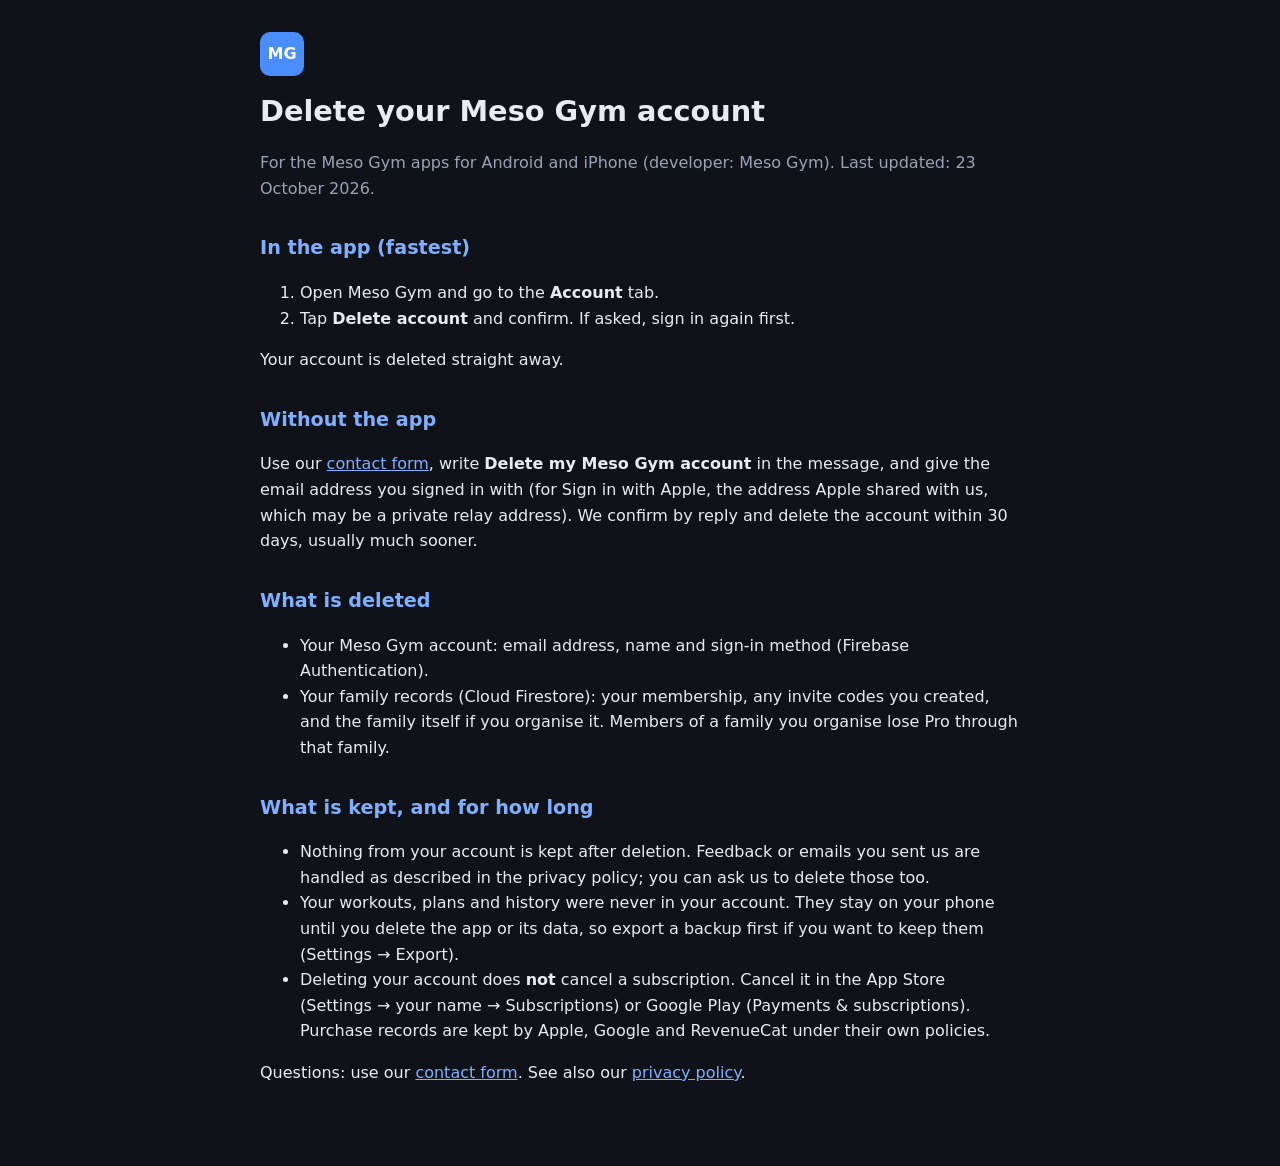
<file: delete-account.html>
<!doctype html>
<html lang="en-GB">
<head>
<meta charset="utf-8" />
<meta name="viewport" content="width=device-width, initial-scale=1" />
<title>Meso Gym – Delete your account</title>
<meta name="robots" content="index,follow" />
<style>
  :root { color-scheme: dark; }
  body { margin: 0; background: #0f1218; color: #e8ebf2; font: 16px/1.6 system-ui, -apple-system, "Segoe UI", Roboto, Arial, sans-serif; }
  main { max-width: 760px; margin: 0 auto; padding: 32px 20px 64px; }
  h1 { font-size: 1.8rem; margin: 0 0 4px; }
  h2 { font-size: 1.2rem; margin: 32px 0 8px; color: #7fb0ff; }
  a { color: #7fb0ff; }
  .muted { color: #9aa3b5; }
  .logo { display: inline-grid; place-items: center; width: 44px; height: 44px; border-radius: 10px; background: #4a8dff; color: #ffffff; font-weight: 800; margin-bottom: 12px; }
  table { border-collapse: collapse; width: 100%; margin: 8px 0; font-size: 0.95rem; }
  th, td { text-align: left; vertical-align: top; padding: 8px; border-bottom: 1px solid #262c38; }
  th { color: #c6ccd8; font-weight: 600; }
</style>
</head>
<body>
<main>
  <div class="logo" aria-hidden="true">MG</div>
  <h1>Delete your Meso Gym account</h1>
  <p class="muted">For the Meso Gym apps for Android and iPhone (developer: Meso Gym). Last updated: 23 October 2026.</p>

  <h2>In the app (fastest)</h2>
  <ol>
    <li>Open Meso Gym and go to the <strong>Account</strong> tab.</li>
    <li>Tap <strong>Delete account</strong> and confirm. If asked, sign in again first.</li>
  </ol>
  <p>Your account is deleted straight away.</p>

  <h2>Without the app</h2>
  <p>Use our <a href="https://mesogym.com/contact.html?subject=Support">contact form</a>, write <strong>Delete my Meso Gym account</strong> in the message, and give the email address you signed in with (for Sign in with Apple, the address Apple shared with us, which may be a private relay address). We confirm by reply and delete the account within 30 days, usually much sooner.</p>

  <h2>What is deleted</h2>
  <ul>
    <li>Your Meso Gym account: email address, name and sign-in method (Firebase Authentication).</li>
    <li>Your family records (Cloud Firestore): your membership, any invite codes you created, and the family itself if you organise it. Members of a family you organise lose Pro through that family.</li>
  </ul>
  <h2>What is kept, and for how long</h2>
  <ul>
    <li>Nothing from your account is kept after deletion. Feedback or emails you sent us are handled as described in the privacy policy; you can ask us to delete those too.</li>
    <li>Your workouts, plans and history were never in your account. They stay on your phone until you delete the app or its data, so export a backup first if you want to keep them (Settings → Export).</li>
    <li>Deleting your account does <strong>not</strong> cancel a subscription. Cancel it in the App Store (Settings → your name → Subscriptions) or Google Play (Payments &amp; subscriptions). Purchase records are kept by Apple, Google and RevenueCat under their own policies.</li>
  </ul>
  <p>Questions: use our <a href="https://mesogym.com/contact.html">contact form</a>. See also our <a href="privacy.html">privacy policy</a>.</p>
</main>
</body>
</html>
</file>
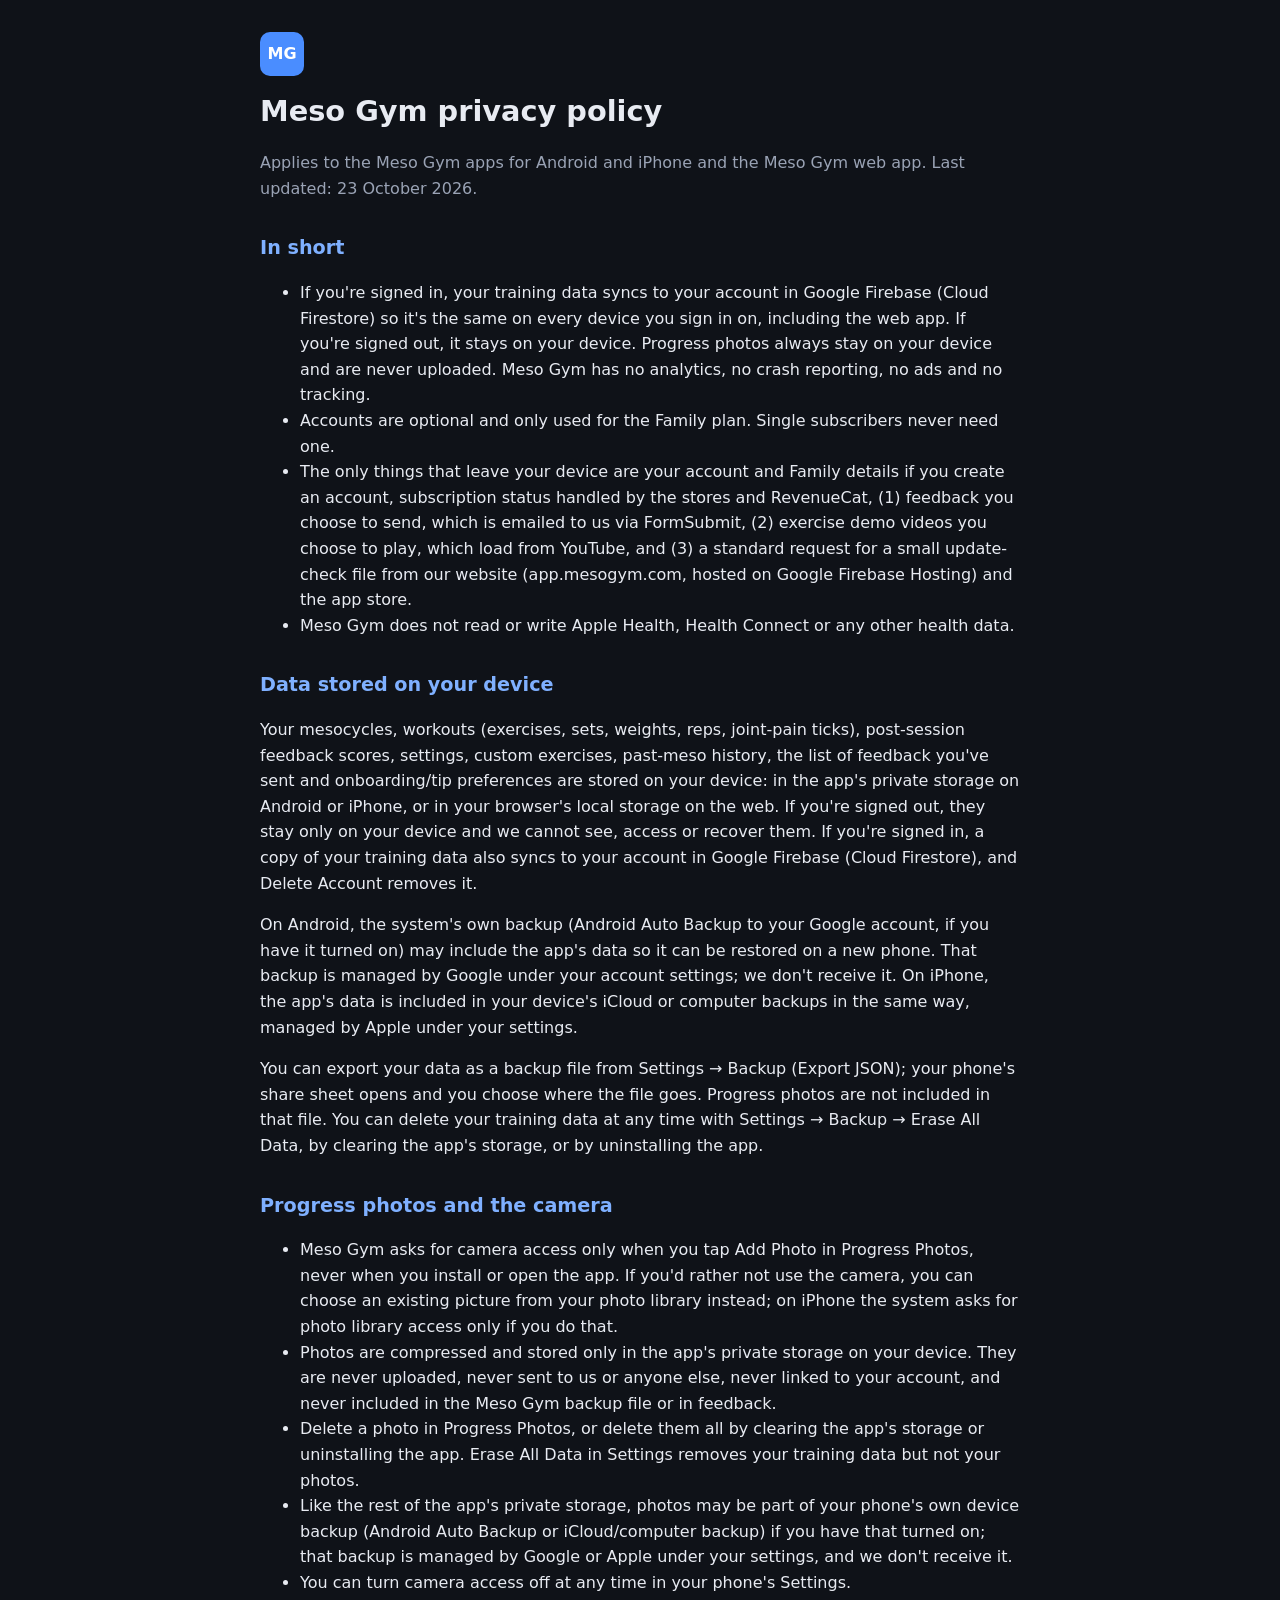
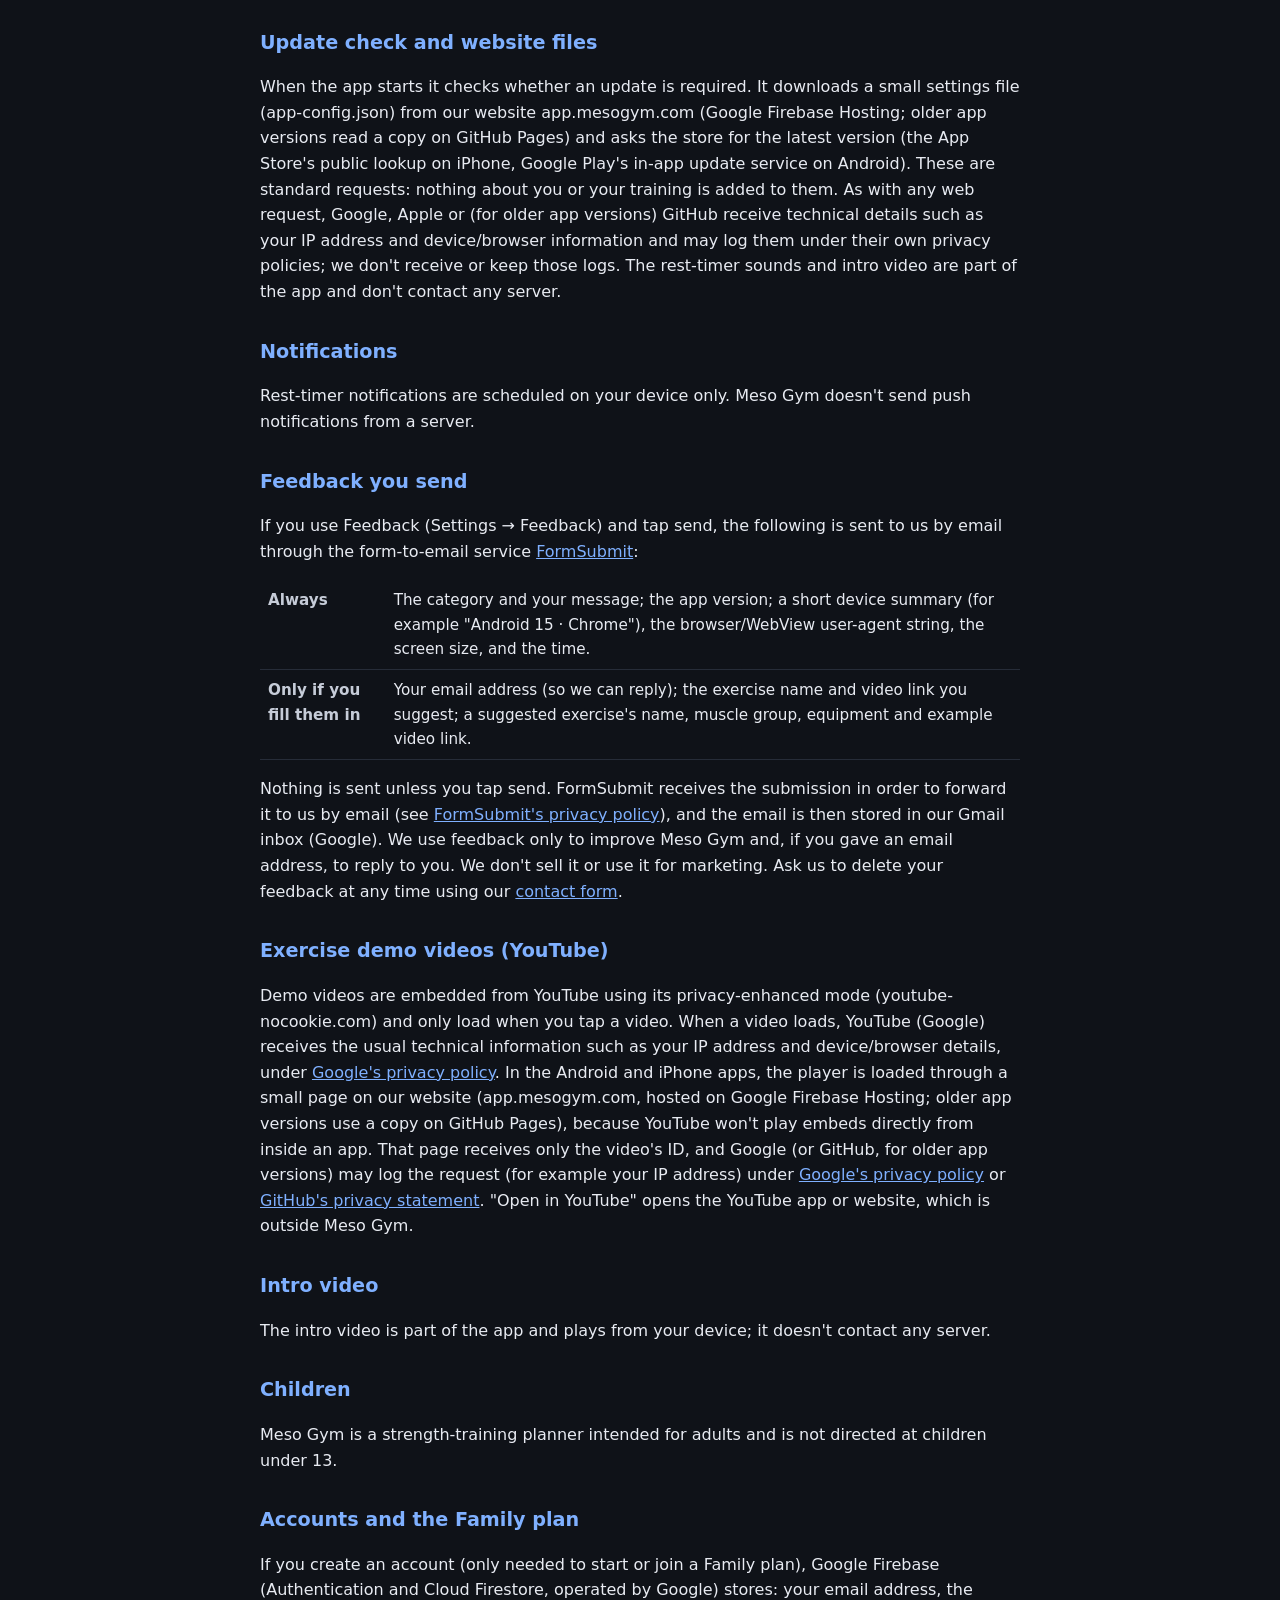
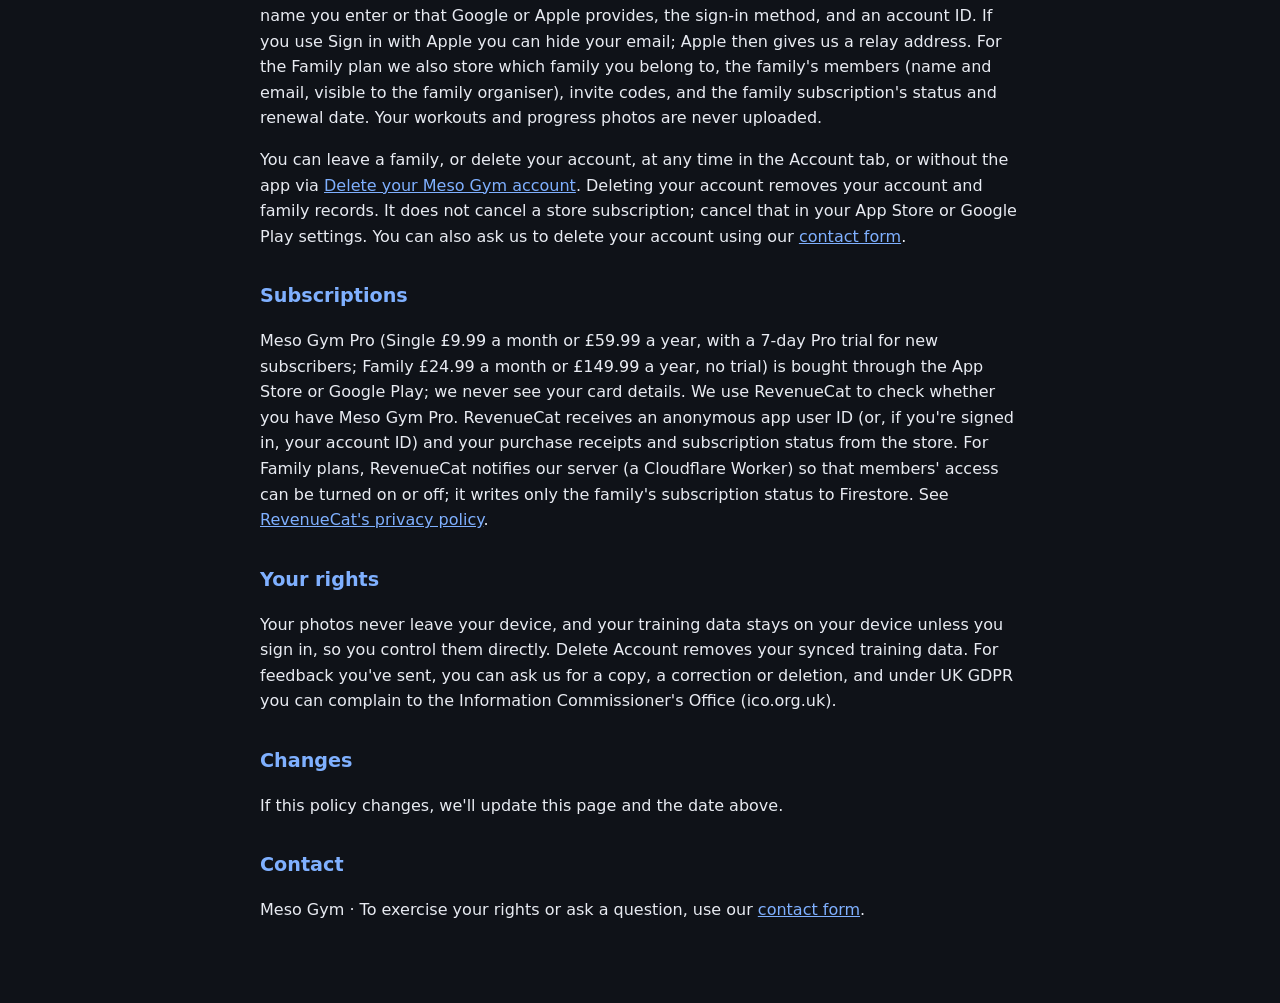
<file: privacy.html>
<!doctype html>
<html lang="en-GB">
<head>
<meta charset="utf-8" />
<meta name="viewport" content="width=device-width, initial-scale=1" />
<title>Meso Gym – Privacy policy</title>
<meta name="robots" content="index,follow" />
<style>
  :root { color-scheme: dark; }
  body { margin: 0; background: #0f1218; color: #e8ebf2; font: 16px/1.6 system-ui, -apple-system, "Segoe UI", Roboto, Arial, sans-serif; }
  main { max-width: 760px; margin: 0 auto; padding: 32px 20px 64px; }
  h1 { font-size: 1.8rem; margin: 0 0 4px; }
  h2 { font-size: 1.2rem; margin: 32px 0 8px; color: #7fb0ff; }
  a { color: #7fb0ff; }
  .muted { color: #9aa3b5; }
  .logo { display: inline-grid; place-items: center; width: 44px; height: 44px; border-radius: 10px; background: #4a8dff; color: #ffffff; font-weight: 800; margin-bottom: 12px; }
  table { border-collapse: collapse; width: 100%; margin: 8px 0; font-size: 0.95rem; }
  th, td { text-align: left; vertical-align: top; padding: 8px; border-bottom: 1px solid #262c38; }
  th { color: #c6ccd8; font-weight: 600; }
</style>
</head>
<body>
<main>
  <div class="logo" aria-hidden="true">MG</div>
  <h1>Meso Gym privacy policy</h1>
  <p class="muted">Applies to the Meso Gym apps for Android and iPhone and the Meso Gym web app. Last updated: 23 October 2026.</p>

  <h2>In short</h2>
  <ul>
    <li>If you're signed in, your training data syncs to your account in Google Firebase (Cloud Firestore) so it's the same on every device you sign in on, including the web app. If you're signed out, it stays on your device. Progress photos always stay on your device and are never uploaded. Meso Gym has no analytics, no crash reporting, no ads and no tracking.</li>
    <li>Accounts are optional and only used for the Family plan. Single subscribers never need one.</li>
    <li>The only things that leave your device are your account and Family details if you create an account, subscription status handled by the stores and RevenueCat, (1) feedback you choose to send, which is emailed to us via FormSubmit, (2) exercise demo videos you choose to play, which load from YouTube, and (3) a standard request for a small update-check file from our website (app.mesogym.com, hosted on Google Firebase Hosting) and the app store.</li>
    <li>Meso Gym does not read or write Apple Health, Health Connect or any other health data.</li>
  </ul>

  <h2>Data stored on your device</h2>
  <p>Your mesocycles, workouts (exercises, sets, weights, reps, joint-pain ticks), post-session feedback scores, settings, custom exercises, past-meso history, the list of feedback you've sent and onboarding/tip preferences are stored on your device: in the app's private storage on Android or iPhone, or in your browser's local storage on the web. If you're signed out, they stay only on your device and we cannot see, access or recover them. If you're signed in, a copy of your training data also syncs to your account in Google Firebase (Cloud Firestore), and Delete Account removes it.</p>
  <p>On Android, the system's own backup (Android Auto Backup to your Google account, if you have it turned on) may include the app's data so it can be restored on a new phone. That backup is managed by Google under your account settings; we don't receive it. On iPhone, the app's data is included in your device's iCloud or computer backups in the same way, managed by Apple under your settings.</p>
  <p>You can export your data as a backup file from Settings → Backup (Export JSON); your phone's share sheet opens and you choose where the file goes. Progress photos are not included in that file. You can delete your training data at any time with Settings → Backup → Erase All Data, by clearing the app's storage, or by uninstalling the app.</p>

  <h2 id="photos">Progress photos and the camera</h2>
  <ul>
    <li>Meso Gym asks for camera access only when you tap Add Photo in Progress Photos, never when you install or open the app. If you'd rather not use the camera, you can choose an existing picture from your photo library instead; on iPhone the system asks for photo library access only if you do that.</li>
    <li>Photos are compressed and stored only in the app's private storage on your device. They are never uploaded, never sent to us or anyone else, never linked to your account, and never included in the Meso Gym backup file or in feedback.</li>
    <li>Delete a photo in Progress Photos, or delete them all by clearing the app's storage or uninstalling the app. Erase All Data in Settings removes your training data but not your photos.</li>
    <li>Like the rest of the app's private storage, photos may be part of your phone's own device backup (Android Auto Backup or iCloud/computer backup) if you have that turned on; that backup is managed by Google or Apple under your settings, and we don't receive it.</li>
    <li>You can turn camera access off at any time in your phone's Settings.</li>
  </ul>

  <h2 id="update-check">Update check and website files</h2>
  <p>When the app starts it checks whether an update is required. It downloads a small settings file (app-config.json) from our website app.mesogym.com (Google Firebase Hosting; older app versions read a copy on GitHub Pages) and asks the store for the latest version (the App Store's public lookup on iPhone, Google Play's in-app update service on Android). These are standard requests: nothing about you or your training is added to them. As with any web request, Google, Apple or (for older app versions) GitHub receive technical details such as your IP address and device/browser information and may log them under their own privacy policies; we don't receive or keep those logs. The rest-timer sounds and intro video are part of the app and don't contact any server.</p>

  <h2>Notifications</h2>
  <p>Rest-timer notifications are scheduled on your device only. Meso Gym doesn't send push notifications from a server.</p>

  <h2>Feedback you send</h2>
  <p>If you use Feedback (Settings → Feedback) and tap send, the following is sent to us by email through the form-to-email service <a href="https://formsubmit.co/" rel="noopener">FormSubmit</a>:</p>
  <table>
    <tr><th>Always</th><td>The category and your message; the app version; a short device summary (for example "Android 15 · Chrome"), the browser/WebView user-agent string, the screen size, and the time.</td></tr>
    <tr><th>Only if you fill them in</th><td>Your email address (so we can reply); the exercise name and video link you suggest; a suggested exercise's name, muscle group, equipment and example video link.</td></tr>
  </table>
  <p>Nothing is sent unless you tap send. FormSubmit receives the submission in order to forward it to us by email (see <a href="https://formsubmit.co/privacy.pdf" rel="noopener">FormSubmit's privacy policy</a>), and the email is then stored in our Gmail inbox (Google). We use feedback only to improve Meso Gym and, if you gave an email address, to reply to you. We don't sell it or use it for marketing. Ask us to delete your feedback at any time using our <a href="https://mesogym.com/contact.html">contact form</a>.</p>

  <h2>Exercise demo videos (YouTube)</h2>
  <p>Demo videos are embedded from YouTube using its privacy-enhanced mode (youtube-nocookie.com) and only load when you tap a video. When a video loads, YouTube (Google) receives the usual technical information such as your IP address and device/browser details, under <a href="https://policies.google.com/privacy" rel="noopener">Google's privacy policy</a>. In the Android and iPhone apps, the player is loaded through a small page on our website (app.mesogym.com, hosted on Google Firebase Hosting; older app versions use a copy on GitHub Pages), because YouTube won't play embeds directly from inside an app. That page receives only the video's ID, and Google (or GitHub, for older app versions) may log the request (for example your IP address) under <a href="https://policies.google.com/privacy" rel="noopener">Google's privacy policy</a> or <a href="https://docs.github.com/site-policy/privacy-policies/github-general-privacy-statement" rel="noopener">GitHub's privacy statement</a>. "Open in YouTube" opens the YouTube app or website, which is outside Meso Gym.</p>

  <h2>Intro video</h2>
  <p>The intro video is part of the app and plays from your device; it doesn't contact any server.</p>

  <h2>Children</h2>
  <p>Meso Gym is a strength-training planner intended for adults and is not directed at children under 13.</p>

  <h2>Accounts and the Family plan</h2>
  <p>If you create an account (only needed to start or join a Family plan), Google Firebase (Authentication and Cloud Firestore, operated by Google) stores: your email address, the name you enter or that Google or Apple provides, the sign-in method, and an account ID. If you use Sign in with Apple you can hide your email; Apple then gives us a relay address. For the Family plan we also store which family you belong to, the family's members (name and email, visible to the family organiser), invite codes, and the family subscription's status and renewal date. Your workouts and progress photos are never uploaded.</p>
  <p id="delete">You can leave a family, or delete your account, at any time in the Account tab, or without the app via <a href="delete-account.html">Delete your Meso Gym account</a>. Deleting your account removes your account and family records. It does not cancel a store subscription; cancel that in your App Store or Google Play settings. You can also ask us to delete your account using our <a href="https://mesogym.com/contact.html?subject=Support">contact form</a>.</p>

  <h2>Subscriptions</h2>
  <p>Meso Gym Pro (Single £9.99 a month or £59.99 a year, with a 7-day Pro trial for new subscribers; Family £24.99 a month or £149.99 a year, no trial) is bought through the App Store or Google Play; we never see your card details. We use RevenueCat to check whether you have Meso Gym Pro. RevenueCat receives an anonymous app user ID (or, if you're signed in, your account ID) and your purchase receipts and subscription status from the store. For Family plans, RevenueCat notifies our server (a Cloudflare Worker) so that members' access can be turned on or off; it writes only the family's subscription status to Firestore. See <a href="https://www.revenuecat.com/privacy" rel="noopener">RevenueCat's privacy policy</a>.</p>

  <h2>Your rights</h2>
  <p>Your photos never leave your device, and your training data stays on your device unless you sign in, so you control them directly. Delete Account removes your synced training data. For feedback you've sent, you can ask us for a copy, a correction or deletion, and under UK GDPR you can complain to the Information Commissioner's Office (ico.org.uk).</p>

  <h2>Changes</h2>
  <p>If this policy changes, we'll update this page and the date above.</p>

  <h2>Contact</h2>
  <p>Meso Gym · To exercise your rights or ask a question, use our <a href="https://mesogym.com/contact.html">contact form</a>.</p>
</main>
</body>
</html>
</file>
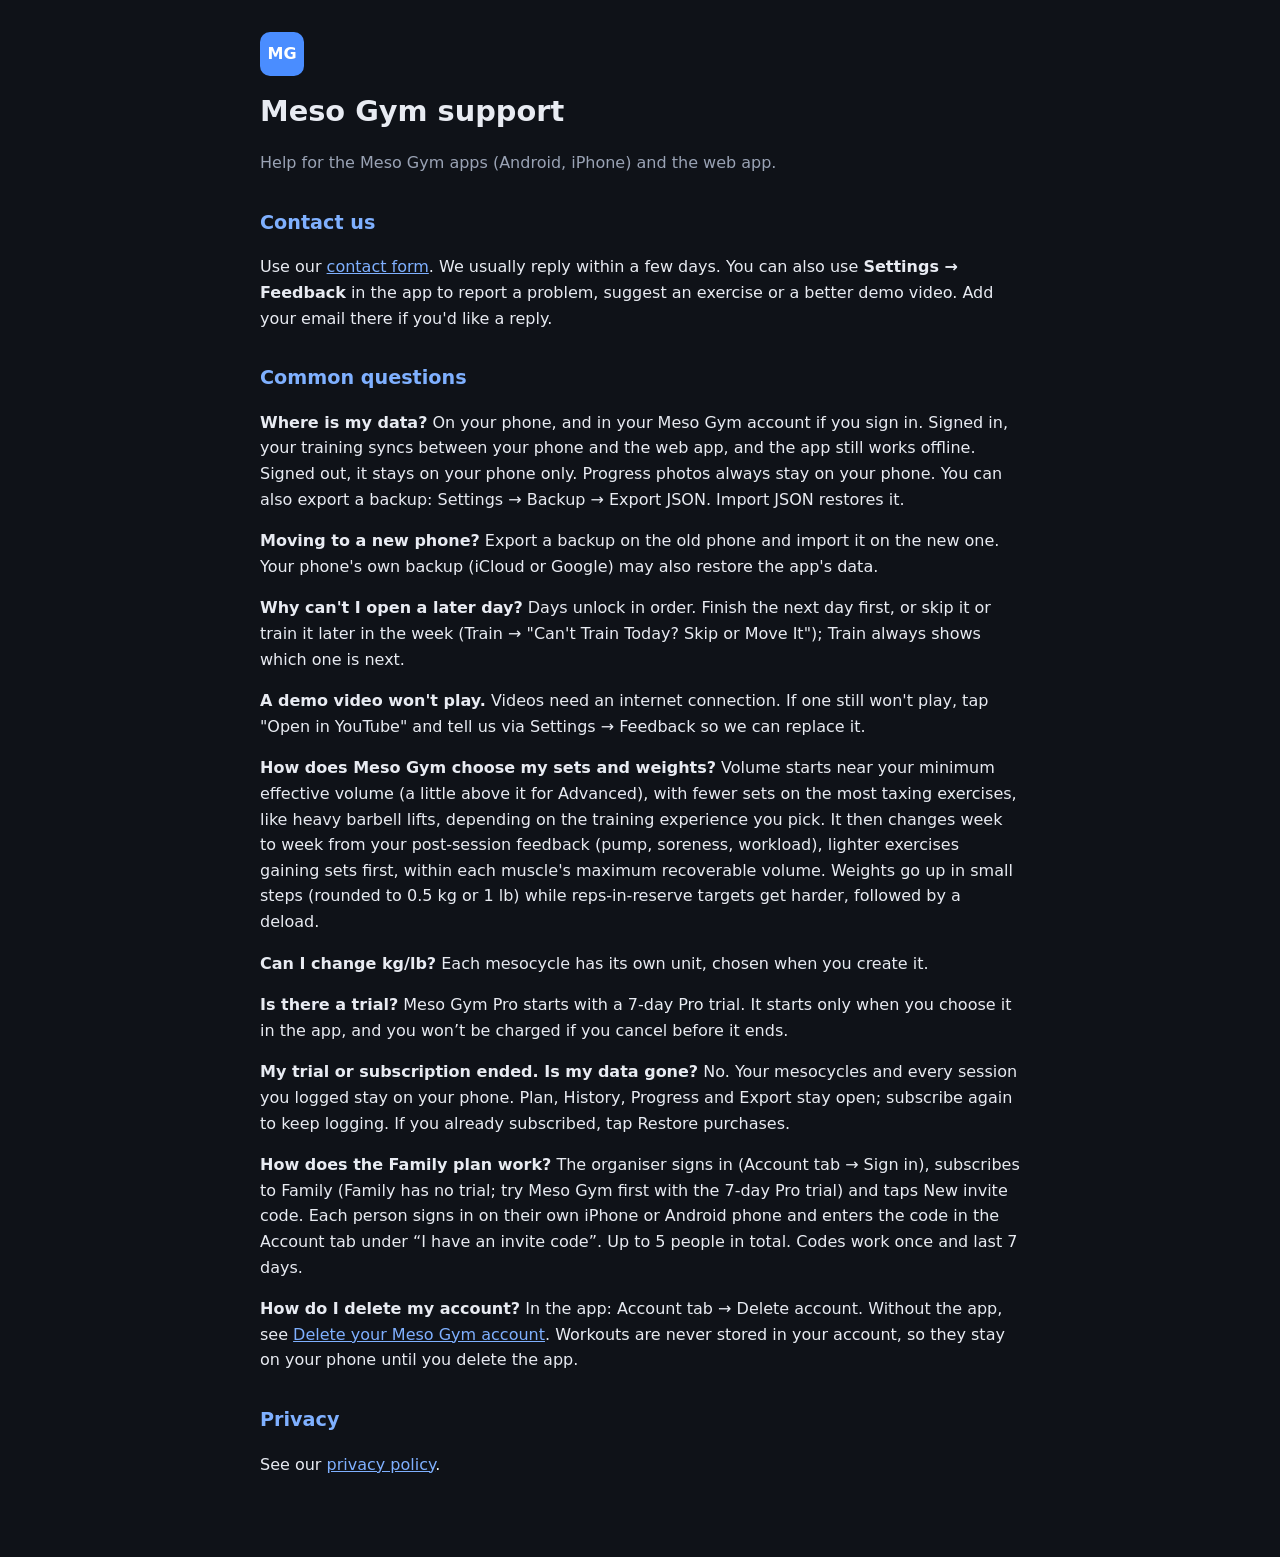
<file: support.html>
<!doctype html>
<html lang="en-GB">
<head>
<meta charset="utf-8" />
<meta name="viewport" content="width=device-width, initial-scale=1" />
<title>Meso Gym – Support</title>
<meta name="robots" content="index,follow" />
<style>
  :root { color-scheme: dark; }
  body { margin: 0; background: #0f1218; color: #e8ebf2; font: 16px/1.6 system-ui, -apple-system, "Segoe UI", Roboto, Arial, sans-serif; }
  main { max-width: 760px; margin: 0 auto; padding: 32px 20px 64px; }
  h1 { font-size: 1.8rem; margin: 0 0 4px; }
  h2 { font-size: 1.2rem; margin: 32px 0 8px; color: #7fb0ff; }
  a { color: #7fb0ff; }
  .muted { color: #9aa3b5; }
  .logo { display: inline-grid; place-items: center; width: 44px; height: 44px; border-radius: 10px; background: #4a8dff; color: #ffffff; font-weight: 800; margin-bottom: 12px; }
  table { border-collapse: collapse; width: 100%; margin: 8px 0; font-size: 0.95rem; }
  th, td { text-align: left; vertical-align: top; padding: 8px; border-bottom: 1px solid #262c38; }
  th { color: #c6ccd8; font-weight: 600; }
</style>
</head>
<body>
<main>
  <div class="logo" aria-hidden="true">MG</div>
  <h1>Meso Gym support</h1>
  <p class="muted">Help for the Meso Gym apps (Android, iPhone) and the web app.</p>

  <h2>Contact us</h2>
  <p>Use our <a href="https://mesogym.com/contact.html?subject=Support">contact form</a>. We usually reply within a few days. You can also use <strong>Settings → Feedback</strong> in the app to report a problem, suggest an exercise or a better demo video. Add your email there if you'd like a reply.</p>

  <h2>Common questions</h2>
  <p><strong>Where is my data?</strong> On your phone, and in your Meso Gym account if you sign in. Signed in, your training syncs between your phone and the web app, and the app still works offline. Signed out, it stays on your phone only. Progress photos always stay on your phone. You can also export a backup: Settings → Backup → Export JSON. Import JSON restores it.</p>
  <p><strong>Moving to a new phone?</strong> Export a backup on the old phone and import it on the new one. Your phone's own backup (iCloud or Google) may also restore the app's data.</p>
  <p><strong>Why can't I open a later day?</strong> Days unlock in order. Finish the next day first, or skip it or train it later in the week (Train → "Can't Train Today? Skip or Move It"); Train always shows which one is next.</p>
  <p><strong>A demo video won't play.</strong> Videos need an internet connection. If one still won't play, tap "Open in YouTube" and tell us via Settings → Feedback so we can replace it.</p>
  <p><strong>How does Meso Gym choose my sets and weights?</strong> Volume starts near your minimum effective volume (a little above it for Advanced), with fewer sets on the most taxing exercises, like heavy barbell lifts, depending on the training experience you pick. It then changes week to week from your post-session feedback (pump, soreness, workload), lighter exercises gaining sets first, within each muscle's maximum recoverable volume. Weights go up in small steps (rounded to 0.5 kg or 1 lb) while reps-in-reserve targets get harder, followed by a deload.</p>
  <p><strong>Can I change kg/lb?</strong> Each mesocycle has its own unit, chosen when you create it.</p>
  <p><strong>Is there a trial?</strong> Meso Gym Pro starts with a 7-day Pro trial. It starts only when you choose it in the app, and you won’t be charged if you cancel before it ends.</p>
  <p><strong>My trial or subscription ended. Is my data gone?</strong> No. Your mesocycles and every session you logged stay on your phone. Plan, History, Progress and Export stay open; subscribe again to keep logging. If you already subscribed, tap Restore purchases.</p>
  <p><strong>How does the Family plan work?</strong> The organiser signs in (Account tab → Sign in), subscribes to Family (Family has no trial; try Meso Gym first with the 7-day Pro trial) and taps New invite code. Each person signs in on their own iPhone or Android phone and enters the code in the Account tab under “I have an invite code”. Up to 5 people in total. Codes work once and last 7 days.</p>
  <p><strong>How do I delete my account?</strong> In the app: Account tab → Delete account. Without the app, see <a href="delete-account.html">Delete your Meso Gym account</a>. Workouts are never stored in your account, so they stay on your phone until you delete the app.</p>

  <h2>Privacy</h2>
  <p>See our <a href="privacy.html">privacy policy</a>.</p>
</main>
</body>
</html>
</file>
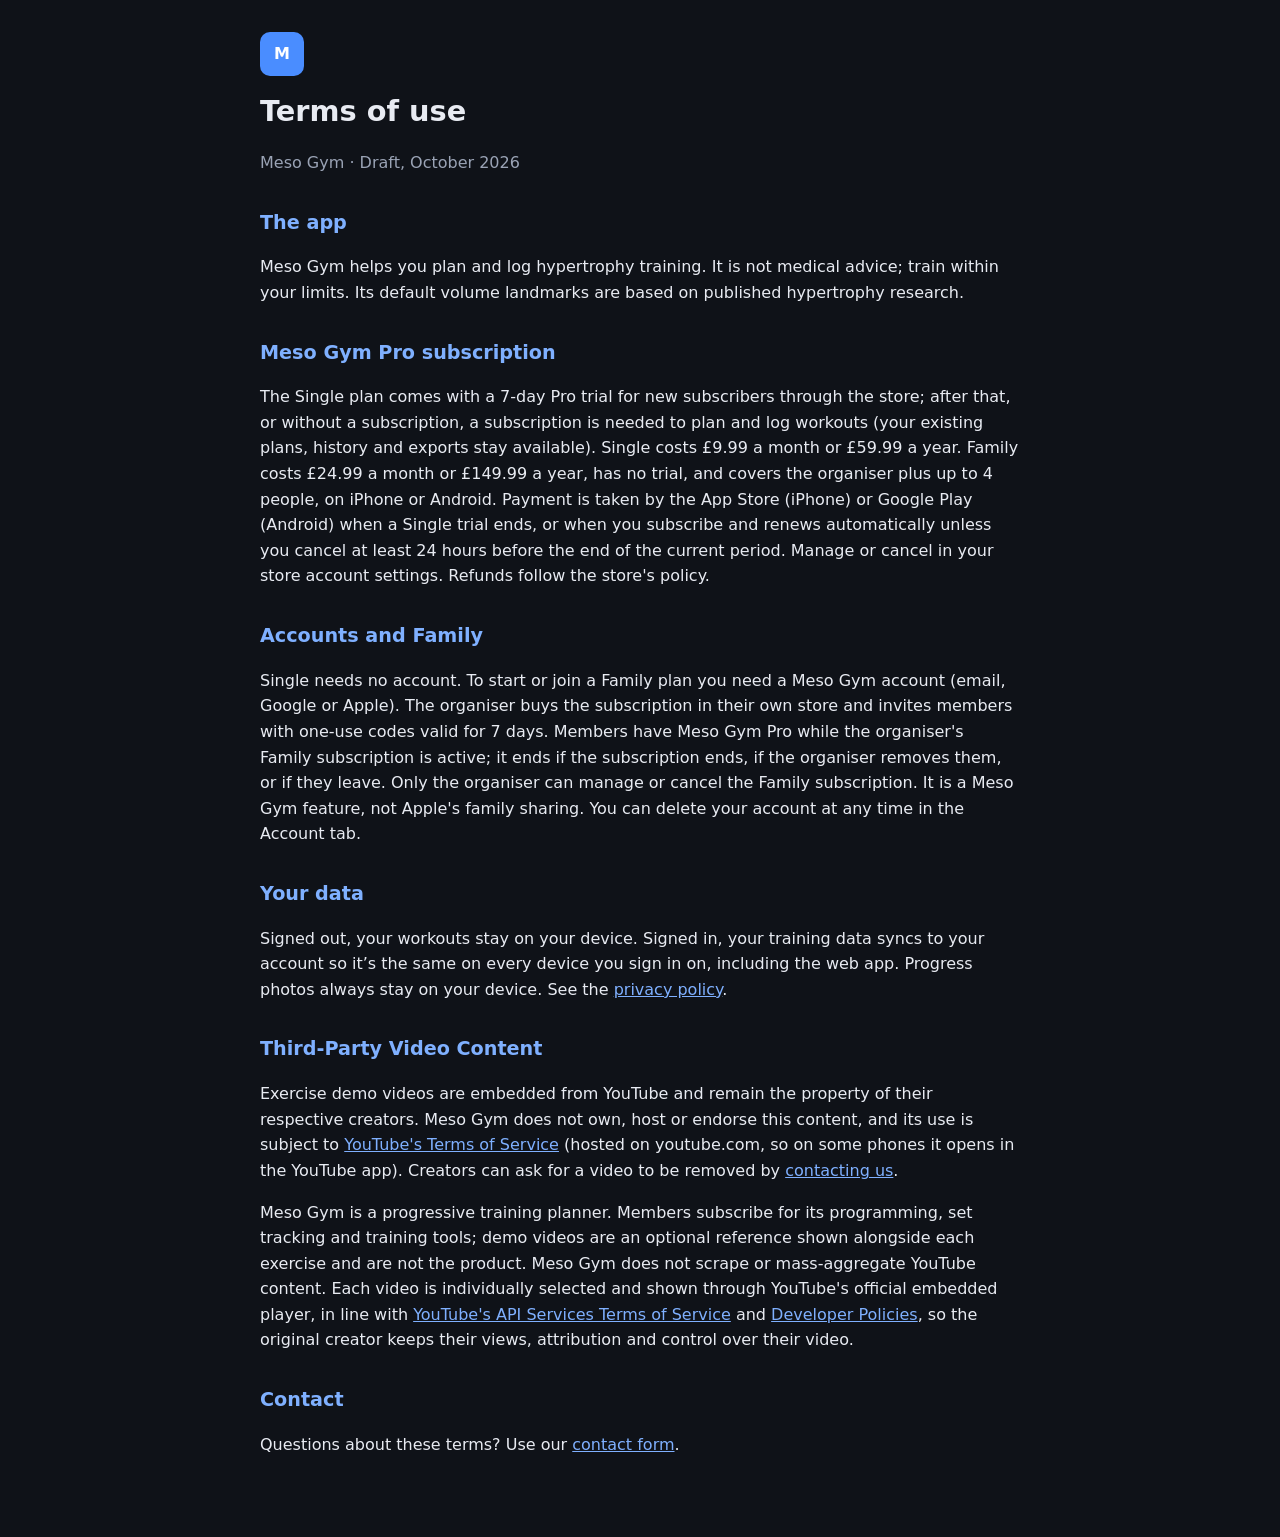
<file: terms.html>
<!doctype html>
<html lang="en-GB">
<head>
<meta charset="utf-8" />
<meta name="viewport" content="width=device-width, initial-scale=1" />
<title>Meso Gym – Terms of use</title>
<meta name="robots" content="index,follow" />
<style>
  :root { color-scheme: dark; }
  body { margin: 0; background: #0f1218; color: #e8ebf2; font: 16px/1.6 system-ui, -apple-system, "Segoe UI", Roboto, Arial, sans-serif; }
  main { max-width: 760px; margin: 0 auto; padding: 32px 20px 64px; }
  h1 { font-size: 1.8rem; margin: 0 0 4px; }
  h2 { font-size: 1.2rem; margin: 32px 0 8px; color: #7fb0ff; }
  a { color: #7fb0ff; }
  .muted { color: #9aa3b5; }
  .logo { display: inline-grid; place-items: center; width: 44px; height: 44px; border-radius: 10px; background: #4a8dff; color: #ffffff; font-weight: 800; margin-bottom: 12px; }
  table { border-collapse: collapse; width: 100%; margin: 8px 0; font-size: 0.95rem; }
  th, td { text-align: left; vertical-align: top; padding: 8px; border-bottom: 1px solid #262c38; }
  th { color: #c6ccd8; font-weight: 600; }
</style>
</head>
<body><main>
<div class="logo">M</div>
<h1>Terms of use</h1>
<p class="muted">Meso Gym · Draft, October 2026</p>
<h2>The app</h2><p>Meso Gym helps you plan and log hypertrophy training. It is not medical advice; train within your limits. Its default volume landmarks are based on published hypertrophy research.</p>
<h2>Meso Gym Pro subscription</h2><p>The Single plan comes with a 7-day Pro trial for new subscribers through the store; after that, or without a subscription, a subscription is needed to plan and log workouts (your existing plans, history and exports stay available). Single costs £9.99 a month or £59.99 a year. Family costs £24.99 a month or £149.99 a year, has no trial, and covers the organiser plus up to 4 people, on iPhone or Android. Payment is taken by the App Store (iPhone) or Google Play (Android) when a Single trial ends, or when you subscribe and renews automatically unless you cancel at least 24 hours before the end of the current period. Manage or cancel in your store account settings. Refunds follow the store's policy.</p>
<h2>Accounts and Family</h2><p>Single needs no account. To start or join a Family plan you need a Meso Gym account (email, Google or Apple). The organiser buys the subscription in their own store and invites members with one-use codes valid for 7 days. Members have Meso Gym Pro while the organiser's Family subscription is active; it ends if the subscription ends, if the organiser removes them, or if they leave. Only the organiser can manage or cancel the Family subscription. It is a Meso Gym feature, not Apple's family sharing. You can delete your account at any time in the Account tab.</p>
<h2>Your data</h2><p>Signed out, your workouts stay on your device. Signed in, your training data syncs to your account so it’s the same on every device you sign in on, including the web app. Progress photos always stay on your device. See the <a href="privacy.html">privacy policy</a>.</p>
<h2>Third-Party Video Content</h2><p>Exercise demo videos are embedded from YouTube and remain the property of their respective creators. Meso Gym does not own, host or endorse this content, and its use is subject to <a href="https://www.youtube.com/t/terms">YouTube's Terms of Service</a> (hosted on youtube.com, so on some phones it opens in the YouTube app). Creators can ask for a video to be removed by <a href="https://mesogym.com/contact.html">contacting us</a>.</p>
<p>Meso Gym is a progressive training planner. Members subscribe for its programming, set tracking and training tools; demo videos are an optional reference shown alongside each exercise and are not the product. Meso Gym does not scrape or mass-aggregate YouTube content. Each video is individually selected and shown through YouTube's official embedded player, in line with <a href="https://developers.google.com/youtube/terms/api-services-terms-of-service">YouTube's API Services Terms of Service</a> and <a href="https://developers.google.com/youtube/terms/developer-policies">Developer Policies</a>, so the original creator keeps their views, attribution and control over their video.</p>
<h2>Contact</h2><p>Questions about these terms? Use our <a href="https://mesogym.com/contact.html">contact form</a>.</p>
</main></body></html>
</file>
